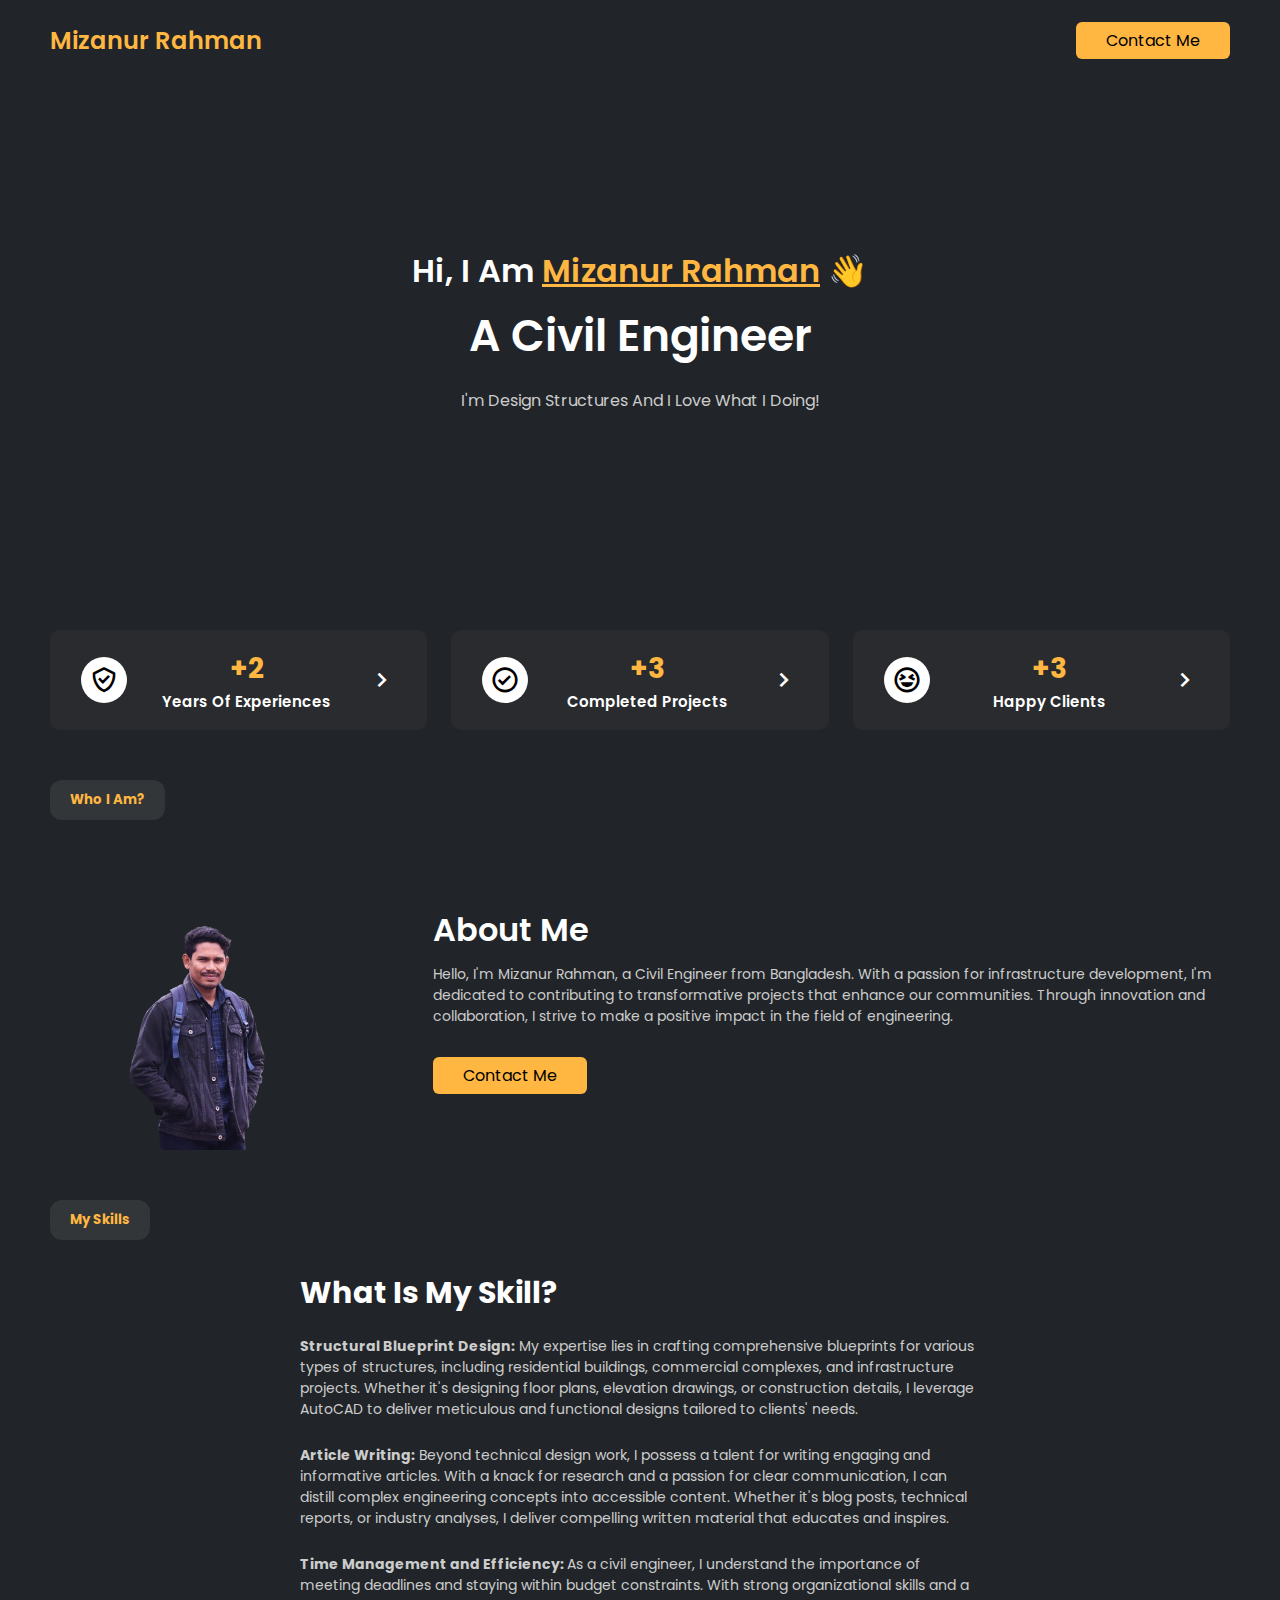
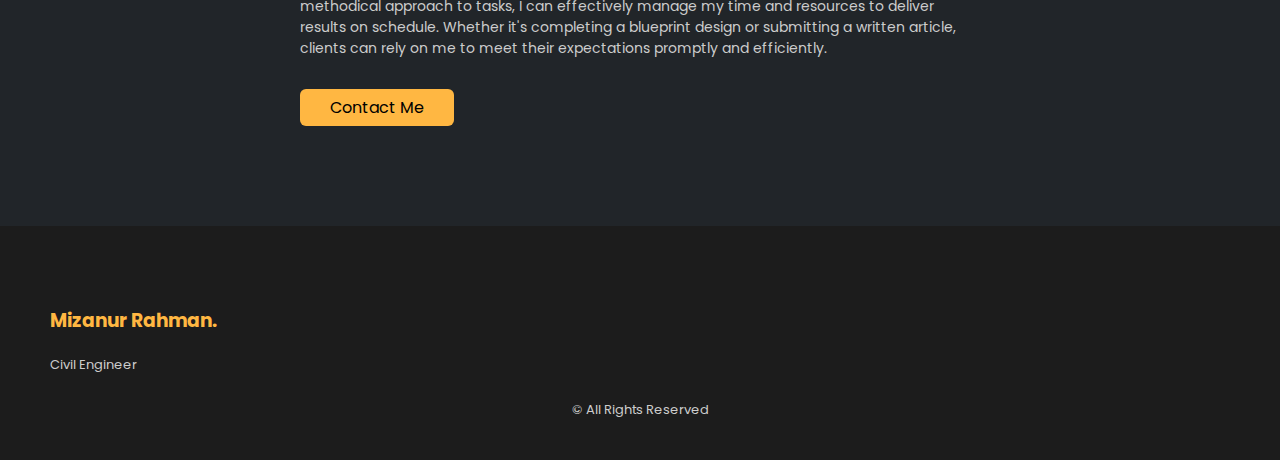
<file: index.html>
<!DOCTYPE html>
<html lang="en">

<head>
    <meta charset="UTF-8">
    <meta name="viewport" content="width=device-width, initial-scale=1.0">
    <link rel="shortcut icon" href="images/mizan(aboutme1).jpg" type="image/x-icon">
    <link href='https://unpkg.com/boxicons@2.1.4/css/boxicons.min.css' rel='stylesheet'>
    <link rel="stylesheet" href="style.css">
    <title> Mizanur Rahman | Portfolio</title>
</head>

<body>

    <div class="navbar">
        <h2>Mizanur Rahman</h2>
        
        <a href="contact.html" target="_blank"><button class="hire-btn"  >Contact Me</button></a>
    </div>

    <div class="main">
        <h4>Hi, I Am <span>Mizanur Rahman</span> 👋</h4>
        <p class="title">A Civil Engineer</p>
        <p class="subtitle">I'm Design Structures And I Love What I Doing!</p>
    </div>

    <div class="guarantee">
        <div class="item">
            <div class="icon">
                <i class='bx bx-check-shield'></i>
            </div>
            <div class="info">
                <h3>+2</h3>
                <p>Years Of Experiences</p>
            </div>
            <i class='bx bx-chevron-right'></i>
        </div>
        <div class="item">
            <div class="icon">
                <i class='bx bx-check-circle'></i>
            </div>
            <div class="info">
                <h3>+3</h3>
                <p>Completed Projects</p>
            </div>
            <i class='bx bx-chevron-right'></i>
        </div>
        <div class="item">
            <div class="icon">
                <i class='bx bx-laugh'></i>
            </div>
            <div class="info">
                <h3>+3</h3>
                <p>Happy Clients</p>
            </div>
            <i class='bx bx-chevron-right'></i>
        </div>
    </div>

    <h5 class="seprator">Who I Am?</h5>

    <div class="about">
        <img src="images/mizan(aboutmeremovebg).png">
        <div class="info">
            <h3>About Me</h3>
            <p>Hello, I'm Mizanur Rahman, a Civil Engineer from Bangladesh. With a passion for infrastructure development, I'm dedicated to contributing to transformative projects that enhance our communities. Through innovation and collaboration, I strive to make a positive impact in the field of engineering.
            </p>
          <a href="contact.html" target="_blank"><button class="hire-btn">Contact Me</button></a>  
        </div>
    </div>

    <h5 class="seprator">My Skills</h5>

    <div class="skills">
        <div class="left">
            <div class="info">
                <h3>What Is My Skill?</h3>
                <p>
                    <strong>Structural Blueprint Design:</strong> My expertise lies in crafting comprehensive blueprints for various types of structures, including residential buildings, commercial complexes, and infrastructure projects. Whether it's designing floor plans, elevation drawings, or construction details, I leverage AutoCAD to deliver meticulous and functional designs tailored to clients' needs.
                </p><br>
                <p><strong>Article Writing:</strong> Beyond technical design work, I possess a talent for writing engaging and informative articles. With a knack for research and a passion for clear communication, I can distill complex engineering concepts into accessible content. Whether it's blog posts, technical reports, or industry analyses, I deliver compelling written material that educates and inspires.</p><br>
                <p><strong>Time Management and Efficiency: </strong>As a civil engineer, I understand the importance of meeting deadlines and staying within budget constraints. With strong organizational skills and a methodical approach to tasks, I can effectively manage my time and resources to deliver results on schedule. Whether it's completing a blueprint design or submitting a written article, clients can rely on me to meet their expectations promptly and efficiently.</p>
            </div>
          <a href="contact.html" target="_blank">  <button class="hire-btn">Contact Me</button></a>
        </div>

       
        </div>

    </div>

    <footer>
    

        <div class="cols">
            <div class="about-col">
                <h3>Mizanur Rahman.</h3>
                <p>Civil Engineer</p><br>
                    <p class="reserved">	&#169; All Rights Reserved  </p>
            </div>
                

            </div>

        </div>
         
    </footer>

</body>

</html>
</file>
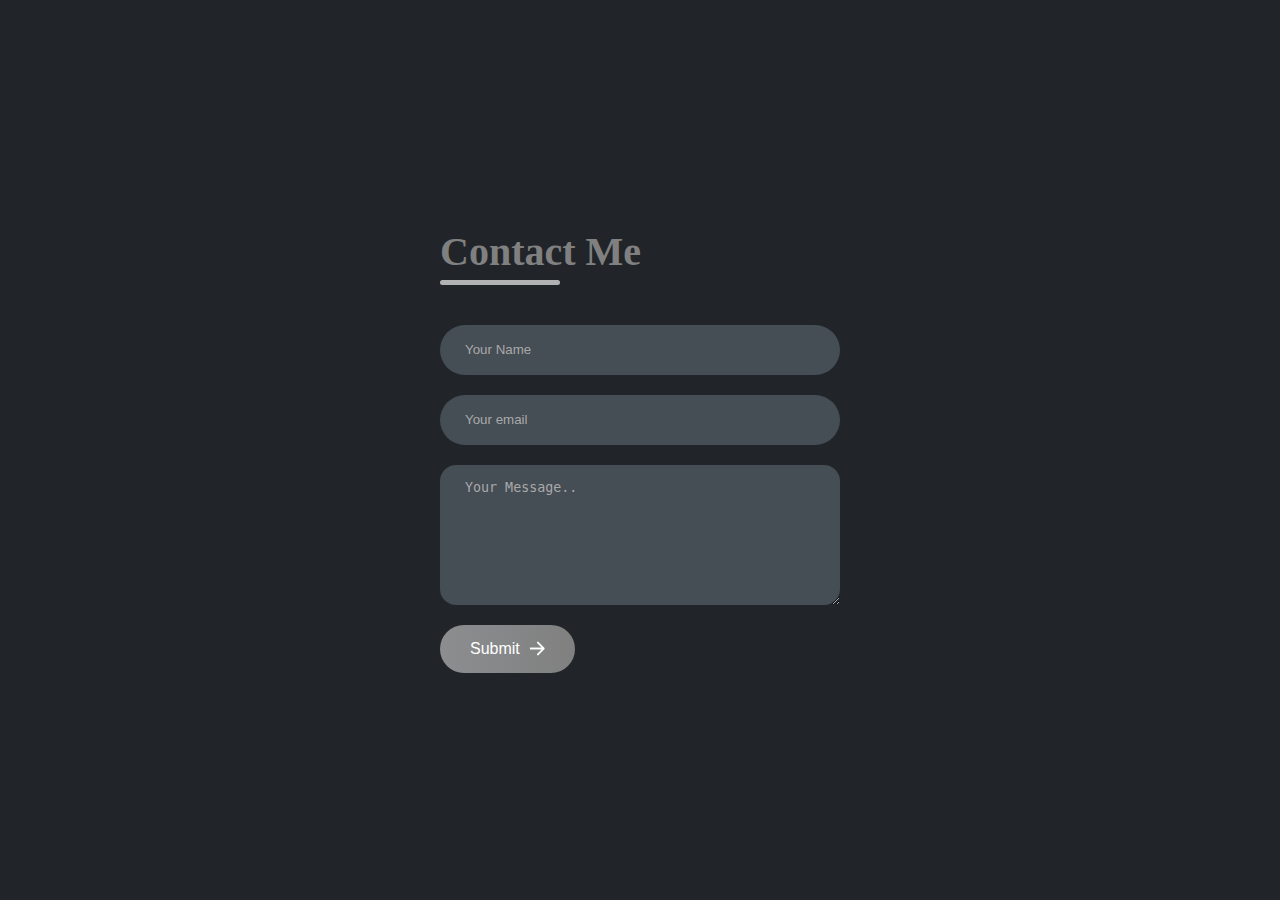
<file: contact.html>
<!DOCTYPE html>
<html lang="en">
<head>
    <meta charset="UTF-8">
    <meta name="viewport" content="width=device-width, initial-scale=1.0">
    <link rel="shortcut icon" href="images/mizan(aboutme1).jpg" type="image/x-icon">
    <link rel="stylesheet" href="contact.css">
    <title>Mizanur Rahman | Contact Me</title>
</head>
<body>
        <div class="contact-container">
            <form action="https://api.web3forms.com/submit" method="POST" class="contact-left">
                    <div class="contact-left-title">
                        <h2>Contact Me</h2>
                         <hr>
                    </div>
                    <input type="hidden" name="access_key" value="f5466297-0454-47e1-ae00-1fd5fad153c6">
                    <input type="text" name="name" id="" placeholder="Your Name" class="contact-inputs" required>
                    <input type="email" name="email" id="" placeholder="Your email" class="contact-inputs" required>
                    <textarea name="message" placeholder="Your Message.." class="contact-inputs" required></textarea>
                    <button type="submit">Submit <img src="assets/arrow_icon.png" alt="icon"></button>
            </form>
            <div class="contact-right">
                    
            </div>
        </div>
</body>
</html>
</file>
<file: style.css>
@import url('https://fonts.googleapis.com/css2?family=Poppins:wght@300;400;500;600;700&display=swap');

*{
    margin: 0;
    padding: 0;
    box-sizing: border-box;
    font-family: 'Poppins', sans-serif;
}

body{
    height: 100vh;
    background: #212529;
}

.navbar{
    display: flex;
    align-items: center;
    justify-content: space-between;
    height: 80px;
    padding: 0 50px;
}

.navbar h2{
    color: #ffb742;
    font-weight: 600;
}

.navbar ul{
    display: flex;
}

.navbar ul li{
    list-style: none;
}

.navbar ul li a{
    text-decoration: none;
    color: #fff;
    font-size: 16px;
    margin-right: 25px;
    transition: color 0.3s ease;
}

.navbar ul li:hover a{
    color: #ffb742;
}

.navbar ul li:last-child a{
    margin: 0;
}

.hire-btn{
    background: #ffb742;
    padding: 6px 30px;
    border: none;
    font-size: 16px;
    cursor: pointer;
    border-radius: 6px;
    transition: background-color 0.3s ease;
}

.hire-btn:hover{
    background: #fb8c00;
}

.main{
    height: 500px;
    display: flex;
    flex-direction: column;
    align-items: center;
    justify-content: center;
}

.main h4{
    font-size: 32px;
    color: #fff;
    font-weight: 600;
}

.main h4 span{
    color: #ffb742;
    text-decoration: underline;
}

.main p.title{
    font-size: 44px;
    font-weight: 600;
    color: #fff;
    margin-top: 8px;
}

.main p.subtitle{
    font-size: 16px;
    color: #ccc;
    margin-top: 20px;
}



.guarantee{
    margin-top: 50px;
    padding: 0 50px;
    display: flex;
    flex-wrap: nowrap;
    gap: 24px;
}

.guarantee .item{
    background: #292b2e;
    display: flex;
    justify-content: space-between;
    align-items: center;
    height: 100px;
    width: 100%;
    border-radius: 10px;
    padding: 0 30px;
    border: 1px solid transparent;
    cursor: pointer;
    transition: all 0.3s ease;
}

.guarantee .item:hover{
    border-color: #ffb742;
}

.guarantee .item .icon{
    width: 46px;
    height: 46px;
    background: #fff;
    border-radius: 50%;
    display: flex;
    align-items: center;
    justify-content: center;
    transition: background-color 0.3s ease;
}

.guarantee .item:hover .icon{
    background-color: #ffb742;
}

.guarantee .item .icon i{
    font-size: 30px;
}

.guarantee .item .info{
    display: flex;
    flex-direction: column;
    align-items: center;
}

.guarantee .item .info h3{
    color: #ffb742;
    font-size: 28px;
}

.guarantee .item .info p{
    color: #fff;
    font-size: 15px;
    font-weight: 600;
}

.guarantee .item > i{
    color: #fff;
    font-size: 30px;
    transition: color 0.3s ease;
}

.guarantee .item:hover > i{
    color: #ffb742;
}

.seprator{
    margin: 50px 50px 30px;
    padding: 10px 20px;
    background: rgba(255, 255, 255, 0.08);
    display: inline-block;
    color: #ffb742;
    border-radius: 12px;
}

.about{
    display: flex;
    justify-content: space-between;
    align-items: center;
    gap: 80px;
    padding: 0 50px;
}

.about img{
    height: 300px;
    width: 500px;
}

.about .info h3{
    color: #fff;
    font-size: 32px;
    font-weight: 600;
    margin-bottom: 10px;
}

.about .info p{
    color: #ccc;
    font-size: 14px;
}

.about .info button{
    margin-top: 30px;
}

.skills{
    display: flex;
    justify-content: space-around;
    padding: 0 50px;
}

.skills .left{
    width: 680px;
}

.skills .left .info h3{
    color: #fff;
    font-size: 30px;
    margin-bottom: 20px;
}

.skills .left .info p{
    color: #ccc;
    font-size: 14px;
}

.skills .left button{
    margin-top: 30px;
}

.skills .right{
    width: 420px;
    height: 120px;
    display: flex;
    align-items: center;
    justify-content: center;
    flex-wrap: wrap;
    gap: 12px;
}

.skills .right .item{
    display: flex;
    align-items: center;
    justify-content: center;
    background: #383e45;
    width: 50px;
    height: 50px;
    border-radius: 10px;
}

.skills .right .item i{
    font-size: 34px;
    color: #fff;
}

footer{
    position: relative;
    background: #1c1c1c;
    padding: 80px 50px 40px;
    margin-top: 100px;
}

footer .start{
    display: flex;
    align-items: center;
    justify-content: space-around;
    position: absolute;
    background-color: #ffb742;
    padding: 30px 25px;
    border-radius: 15px;
    width: 70%;
    top: -16%;
    left: 15%;
}

footer .start p{
    font-size: 13px;
    width: 35%;
}

footer .start button{
    background: transparent;
    border: 1px solid #000;
    cursor: pointer;
    padding: 8px 20px;
    border-radius: 100px;
    transition: all 0.3s ease;
}

footer .start button:hover{
    background-color: #fff;
    border-color: #fff;
}

footer .cols{
    display: flex;
    align-items: start;
}

footer .cols .about-col{
    flex: 3;
}

footer .cols .about-col h3{
    color: #ffb742;
    margin-bottom: 20px;
}

footer .cols .about-col p{
    color: #ccc;
    font-size: 13px;
}

footer .cols .links-col{
    flex: 3;
}

footer .cols .links-col h4, footer .cols .news-col h4{
    color: #fff;
    margin-bottom: 20px;
}

footer .cols .links-col a{
    display: block;
    text-decoration: none;
    color: #7b7b7b;
    font-size: 14px;
    line-height: 26px;
    transition: color 0.3s ease;
}

footer .cols .links-col a:hover{
    color: #ffb742;
}

footer .cols .news-col{
    flex: 3;
}

footer .cols .news-col p{
    color: #7b7b7b;
    font-size: 15px;
}

footer .cols .news-col form{
    width: 100%;
    margin-top: 20px;
    position: relative;
}

footer .cols .news-col form input{
    width: 100%;
    background: #212529;
    border: none;
    padding: 13px;
    border-radius: 100px;
    font-weight: 400;
    font-size: 13px;
}

footer .cols .news-col form button{
    display: flex;
    align-items: center;
    justify-content: center;
    width: 45px;
    height: 45px;
    background: #ffb742;
    border: none;
    border-radius: 50%;
    position: absolute;
    top: 0;
    right: 0;
    cursor: pointer;
    transition: background-color 0.3s ease;
}

footer .cols .news-col form button:hover{
    background-color: #fb8c00;
}

footer .cols .news-col form button i{
    font-size: 26px;
}

@media screen and (max-width: 1100px) {
    .guarantee{
        flex-wrap: wrap;
        gap: 10px;
    }

    .guarantee .item{
        flex-basis: 49%;
    }

    .skills{
        justify-content: space-between;
        gap: 20px;
        
    }

    .skills .left{
        width: 500px;
    }

    .skills .left .info h3{
        font-size: 22px;
    }

    .skills .left .info p{
        font-size: 12px;
    }

    footer{
        margin-top: 150px;
    }

    footer .start{
        width: 90%;
        left: 5%;
        top: -20%;
    }

    footer .cols{
        flex-wrap: wrap;
    }

    footer .cols .about-col{
        flex-basis: 50%;
    }

    footer .cols .links-col{
        flex-basis: 50%;
    }

    footer .cols .news-col{
        flex-basis: 50%;
    }

}

@media screen and (max-width: 780px) {
    
    .navbar button{
        display: none;
    }

    .main h4{
        font-size: 24px;
    }

    .main p.title{
        font-size: 36px;
    }

    .main p.subtitle{
        font-size: 14px;
    }

    .guarantee .item{
        flex-basis: 100%;
    }

    .about{
        flex-wrap: wrap;
        justify-content: center;
    }

}

@media screen and (max-width: 650px) {
    
    .navbar{
        justify-content: center;
    }

    .navbar h2{
        display: none;
    }

    .navbar ul li a{
        font-size: 14px;
    }

    .main{
        margin-top: 50px;
        height: 320px;
        justify-content: start;
    }

    .main h4{
        font-size: 20px;
    }

    .main p.title{
        font-size: 28px;
    }

    .main p.subtitle{
        font-size: 12px;
    }

    .main img{
        margin-top: 40px;
        width: 150px;
        height: 150px;
    }

    .skills{
        flex-wrap: wrap;
        justify-content: center;
    }

    .skills .right{
        justify-content: space-between;
    }

    .skills .left .info h3{
        font-size: 20px;
    }

    footer .start{
        top: -8%;
    }

    footer .start p{
        display: none;
    }

    footer .cols .about-col{
        flex-basis: 100%;
        margin-bottom: 40px;
    }

    footer .cols .links-col{
        flex-basis: 100%;
        margin-bottom: 20px;
    }

    footer .cols .news-col{
        flex-basis: 100%;
    }

}

@media screen and (max-width: 480px) {
    
    .main p.title{
        font-size: 18px;
    }

    .main p.subtitle{
        font-size: 10px;
    }

    .guarantee .item .info h3{
        font-size: 20px;
    }

    .guarantee .item .info p{
        font-size: 12px;
    }

}
.reserved {
  text-align: center;
}
</file>
<file: contact.css>
*{
    padding: 0;
    margin: 0;
    box-sizing: border-box;
}
body{
    font-family: 'outfit';
    background: #212529;
}
.contact-container{
    height: 100vh;
    display: flex;
    align-items: center;
    justify-content: center;
}
.contact-left{
    display: flex;
    flex-direction: column;
    align-items: start;
    gap: 20px;
}
.contact-left-title h2{
    font-weight: 600;
    color: gray;
    font-size: 40px;
    margin-bottom: 5px;
}
.contact-left-title hr{
    border: none;
    width: 120px;
    height: 5px;
   background-color: #ffffffa5;
    border-radius: 10px;
    margin-bottom: 20px;
}
.contact-inputs{
    background-color: #454d55;
    width: 400px;
    height: 50px;
    border: none;
    outline: none;
    border: 25px;
    padding-left: 25px;
    font-weight: 500;
    color: #fff;
    border-radius: 50px;
}
.contact-left textarea{
    height: 140px;
    padding-top: 15px;
    border-radius: 16px;
}
.contact-inputs:focus{
    border: 2px solid #fff;
}

.contact-inputs::placeholder{
    color: #a9a9a9;
}
.contact-left button{
    display: flex;
    align-items: center;
    padding: 15px 30px;
    font-size: 16px;
    color: #fff;
    gap: 10px;
    border: none;
    border-radius: 50px;
    background: linear-gradient(270deg,gray, #ffffff7a);
    cursor: pointer;
}
.contact-left button img{
    height: 15px;
}
</file>
